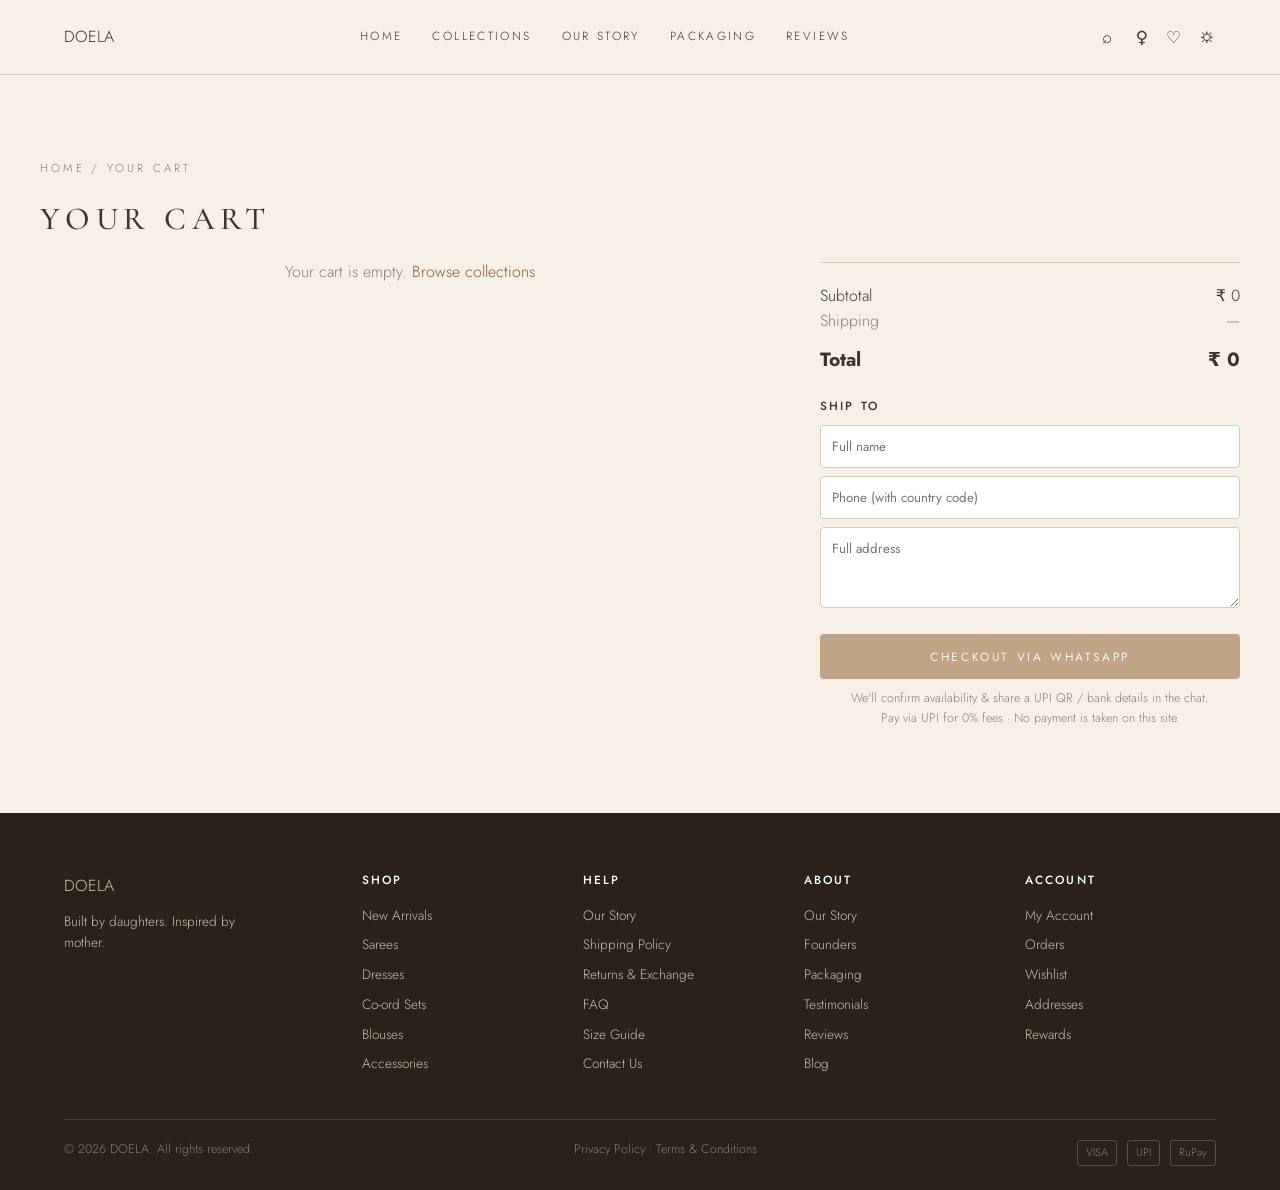
<file: cart.html>
<!DOCTYPE html>
<html lang="en">
<head>
  <meta charset="UTF-8">
  <meta name="viewport" content="width=device-width, initial-scale=1.0">
  <title>Your Cart — DOELA</title>
  <meta name="description" content="Review your DOELA cart and check out securely via WhatsApp. Pay via UPI for 0% fees.">

  <link rel="preconnect" href="https://fonts.googleapis.com">
  <link rel="preconnect" href="https://fonts.gstatic.com" crossorigin>
  <link href="https://fonts.googleapis.com/css2?family=Cormorant+Garamond:wght@400;500;600&family=Great+Vibes&family=Jost:wght@300;400;500&display=swap" rel="stylesheet">
  <link rel="stylesheet" href="css/style.css">
</head>
<body>

  <!-- ============ HEADER ============ -->
  <header class="site-header">
    <div class="header-inner">
      <a href="index.html" class="logo">DOELA</a>
      <nav class="main-nav" id="mainNav">
        <a href="index.html">Home</a>
        <a href="collections.html">Collections</a>
        <a href="our-story.html">Our Story</a>
        <a href="packaging.html">Packaging</a>
        <a href="reviews.html">Reviews</a>
      </nav>
      <div class="header-icons">
        <button class="icon-btn" data-open-search aria-label="Search">⌕</button>
        <a href="#" class="icon-btn" aria-label="Account">♀</a>
        <a href="collections.html" class="icon-btn" aria-label="Wishlist">♡<span class="badge-count" id="wishCount">0</span></a>
        <a href="cart.html" class="icon-btn" aria-label="Cart">⛭<span class="badge-count" id="cartCount">0</span></a>
      </div>
      <button class="hamburger" id="hamburger" aria-label="Menu" aria-expanded="false">☰</button>
    </div>
  </header>

  <!-- ============ SEARCH OVERLAY ============ -->
  <div class="search-overlay" id="searchOverlay">
    <button class="search-close" aria-label="Close search">✕</button>
    <div class="search-box">
      <input type="search" placeholder="Search sarees, co-ords, dresses…" aria-label="Search products">
      <div class="search-results"></div>
    </div>
  </div>

  <main class="container section">
    <p class="eyebrow" style="margin-bottom:24px"><a href="index.html">Home</a> / Your Cart</p>
    <h1 style="font-size:2rem;letter-spacing:.18em;text-transform:uppercase">Your Cart</h1>

    <div style="display:grid;grid-template-columns:1fr 420px;gap:40px;align-items:start;margin-top:24px" class="cart-layout">

      <!-- ---------- LINE ITEMS ---------- -->
      <div id="cartItems"><!-- filled by checkout.js --></div>

      <!-- ---------- SUMMARY + SHIPPING FORM ---------- -->
      <div id="cartSummary" style="border-top:1px solid var(--line);padding-top:20px">
        <div style="display:flex;justify-content:space-between"><span>Subtotal</span><span id="sumSubtotal">₹ 0</span></div>
        <div style="display:flex;justify-content:space-between;color:var(--muted)"><span>Shipping</span><span id="sumShipping">—</span></div>
        <div style="display:flex;justify-content:space-between;font-size:1.2rem;margin-top:10px"><strong>Total</strong><strong id="sumTotal">₹ 0</strong></div>

        <h4 style="margin-top:24px;font-family:var(--sans);font-size:.74rem;letter-spacing:.18em;text-transform:uppercase">Ship to</h4>
        <input id="cName"    placeholder="Full name"  style="width:100%;padding:11px;margin-top:8px;border:1px solid var(--line);border-radius:4px;font-family:inherit">
        <input id="cPhone"   placeholder="Phone (with country code)" style="width:100%;padding:11px;margin-top:8px;border:1px solid var(--line);border-radius:4px;font-family:inherit">
        <textarea id="cAddress" placeholder="Full address" rows="3" style="width:100%;padding:11px;margin-top:8px;border:1px solid var(--line);border-radius:4px;font-family:inherit"></textarea>

        <button id="checkout-whatsapp" class="btn btn-primary btn-block" style="margin-top:18px">Checkout via WhatsApp</button>
        <p style="font-size:.78rem;color:var(--muted);text-align:center;margin-top:10px">
          We'll confirm availability &amp; share a UPI QR / bank details in the chat.<br>
          Pay via UPI for 0% fees · No payment is taken on this site.
        </p>
      </div>
    </div>
  </main>

  <!-- ============ FOOTER ============ -->
  <footer class="site-footer">
    <div class="container">
      <div class="footer-grid">
        <div class="footer-brand">
          <span class="logo">DOELA</span>
          <p style="margin-top:12px;font-size:.85rem;max-width:24ch">Built by daughters. Inspired by mother.</p>
        </div>
        <div>
          <h4>Shop</h4>
          <a href="collections.html">New Arrivals</a>
          <a href="collections.html?cat=sarees">Sarees</a>
          <a href="collections.html?cat=dresses">Dresses</a>
          <a href="collections.html?cat=co-ord-sets">Co-ord Sets</a>
          <a href="collections.html?cat=blouses">Blouses</a>
          <a href="collections.html?cat=accessories">Accessories</a>
        </div>
        <div>
          <h4>Help</h4>
          <a href="our-story.html">Our Story</a>
          <a href="packaging.html">Shipping Policy</a>
          <a href="#">Returns &amp; Exchange</a>
          <a href="#">FAQ</a>
          <a href="#">Size Guide</a>
          <a href="#">Contact Us</a>
        </div>
        <div>
          <h4>About</h4>
          <a href="our-story.html">Our Story</a>
          <a href="our-story.html">Founders</a>
          <a href="packaging.html">Packaging</a>
          <a href="#">Testimonials</a>
          <a href="reviews.html">Reviews</a>
          <a href="#">Blog</a>
        </div>
        <div>
          <h4>Account</h4>
          <a href="#">My Account</a>
          <a href="#">Orders</a>
          <a href="#">Wishlist</a>
          <a href="#">Addresses</a>
          <a href="#">Rewards</a>
        </div>
      </div>
      <div class="footer-bottom">
        <span>© 2026 DOELA. All rights reserved.</span>
        <span>Privacy Policy · Terms &amp; Conditions</span>
        <span class="pay-icons"><span>VISA</span><span>UPI</span><span>RuPay</span></span>
      </div>
    </div>
  </footer>

  <!-- small responsive tweak so the cart stacks nicely on phones -->
  <style>
    @media (max-width: 820px){ .cart-layout{ grid-template-columns:1fr !important; } }
  </style>

  <!-- ============ SCRIPTS ============ -->
  <script defer src="js/store.js"></script>
  <script defer src="js/products.js"></script>
  <script defer src="js/main.js"></script>
  <script defer src="js/checkout.js"></script>
</body>
</html>
</file>
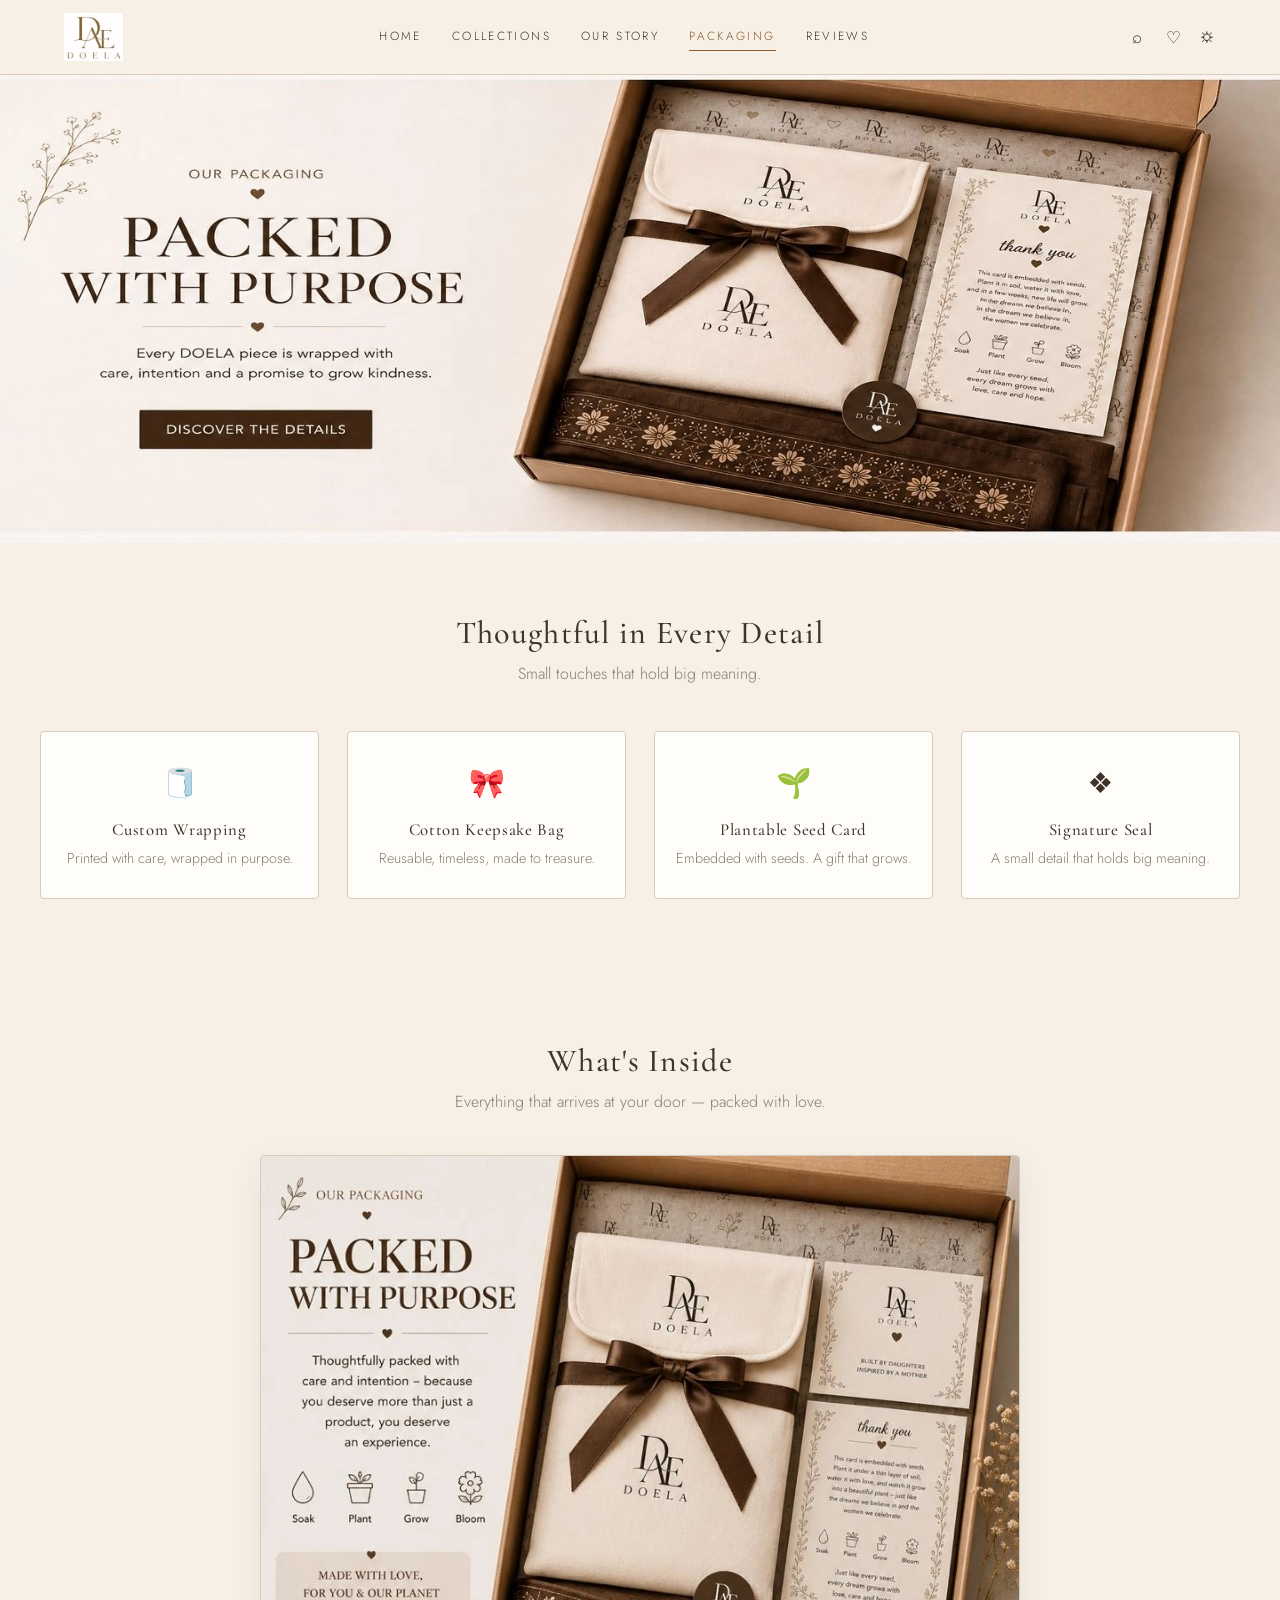
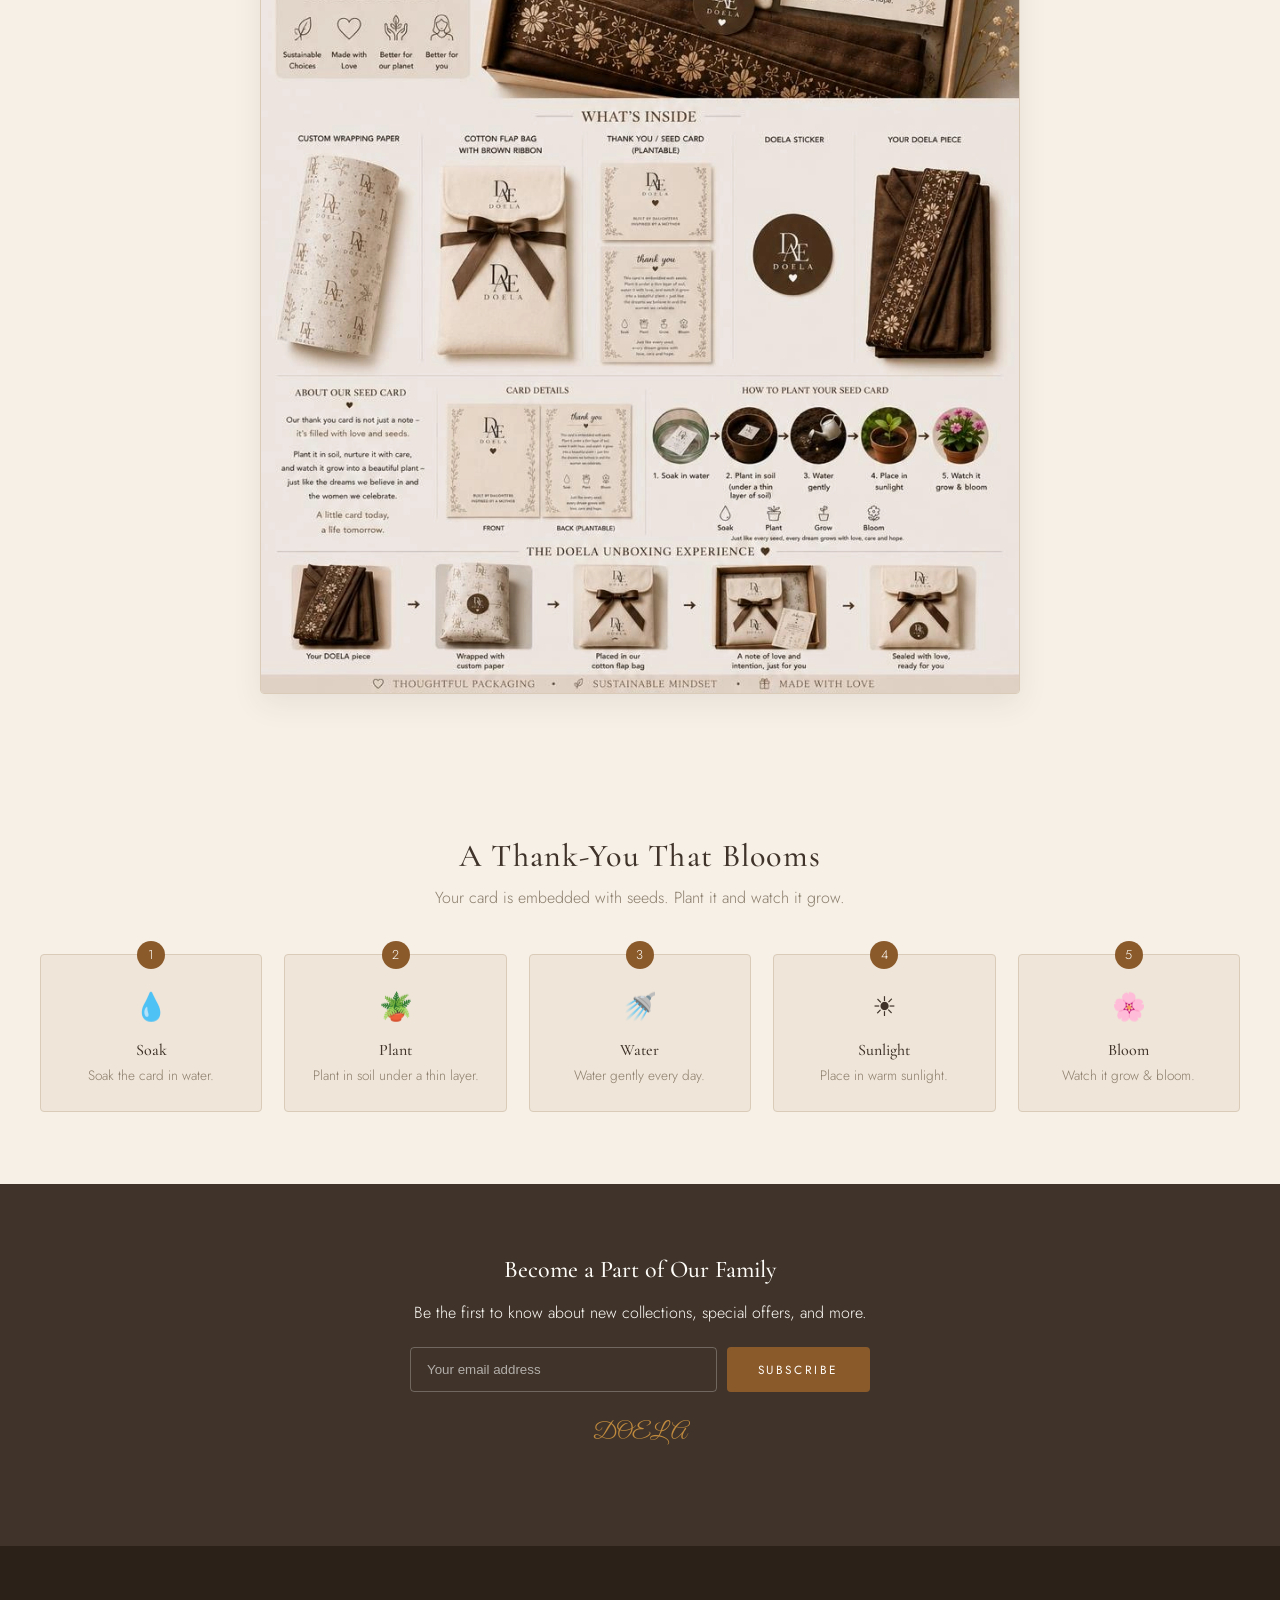
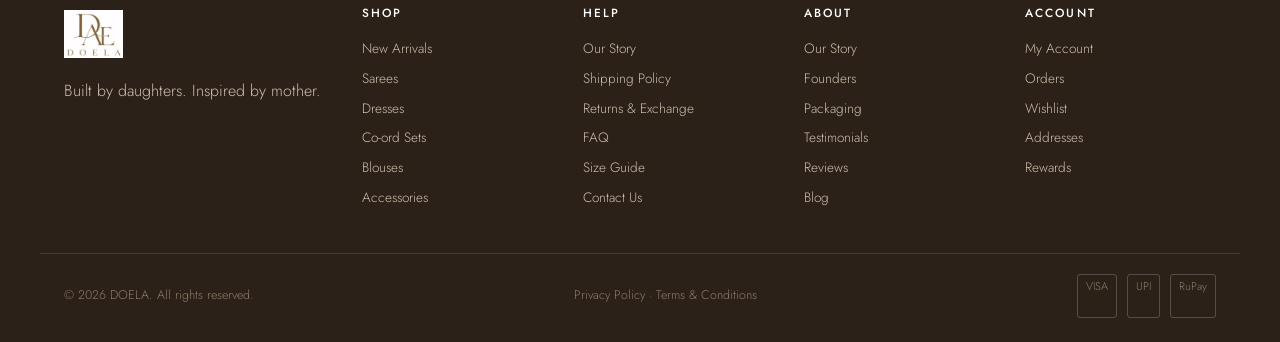
<file: packaging.html>
<!DOCTYPE html>
<html lang="en">
<head>
  <meta charset="UTF-8" />
  <meta name="viewport" content="width=device-width, initial-scale=1.0" />
  <title>Packaging — Packed With Purpose | DOELA</title>
  <link rel="preconnect" href="https://fonts.googleapis.com" />
  <link rel="preconnect" href="https://fonts.gstatic.com" crossorigin />
  <link href="https://fonts.googleapis.com/css2?family=Cormorant+Garamond:wght@400;500;600&family=Great+Vibes&family=Jost:wght@300;400;500&display=swap" rel="stylesheet" />
  <link rel="stylesheet" href="css/style.css" />
</head>
<body>

  <!-- HEADER -->
  <header class="site-header">
    <div class="container header-inner">
      <a href="index.html" class="logo" aria-label="DOELA Home">
        <img src="images/logo.png" alt="DOELA" />
      </a>
      <nav class="main-nav">
        <a href="index.html">Home</a>
        <a href="collections.html">Collections</a>
        <a href="our-story.html">Our Story</a>
        <a href="packaging.html" class="active">Packaging</a>
        <a href="reviews.html">Reviews</a>
      </nav>
      <div class="header-icons">
        <button class="icon-btn" data-open-search aria-label="Search">⌕</button>
        <a href="collections.html" class="icon-btn" aria-label="Wishlist">♡<span id="wishCount" class="badge-count">0</span></a>
        <a href="cart.html" class="icon-btn" aria-label="Cart">⛭<span id="cartCount" class="badge-count">0</span></a>
        <button id="hamburger" class="hamburger" aria-label="Menu">☰</button>
      </div>
    </div>
  </header>

  <!-- SEARCH OVERLAY -->
  <div id="searchOverlay" class="search-overlay">
    <button class="search-close" data-close-search aria-label="Close search">✕</button>
    <div class="search-box">
      <input type="search" id="searchInput" placeholder="Search sarees, dresses…" autocomplete="off" />
      <div id="searchResults" class="search-results"></div>
    </div>
  </div>

  <main>
        <!-- HERO IMAGE BANNER (clickable) -->
    <section class="pack-hero-banner">
      <a href="#whats-inside" aria-label="Discover what's inside DOELA packaging">
        <img 
          src="images/packaging/packed-with-purpose-hero.webp" 
          alt="DOELA Packaging — Packed With Purpose. Every DOELA piece is wrapped with care, intention and a promise to grow kindness." 
        />
      </a>
    </section>

    <!-- THOUGHTFUL IN EVERY DETAIL -->
    <section class="pack-features container section">
      <h2 class="section-title">Thoughtful in Every Detail</h2>
      <p class="section-sub">Small touches that hold big meaning.</p>
      <div class="pack-feature-grid">
        <div class="pack-feature">
          <div class="pack-feature-icon">🧻</div>
          <h3>Custom Wrapping</h3>
          <p>Printed with care, wrapped in purpose.</p>
        </div>
        <div class="pack-feature">
          <div class="pack-feature-icon">🎀</div>
          <h3>Cotton Keepsake Bag</h3>
          <p>Reusable, timeless, made to treasure.</p>
        </div>
        <div class="pack-feature">
          <div class="pack-feature-icon">🌱</div>
          <h3>Plantable Seed Card</h3>
          <p>Embedded with seeds. A gift that grows.</p>
        </div>
        <div class="pack-feature">
          <div class="pack-feature-icon">❖</div>
          <h3>Signature Seal</h3>
          <p>A small detail that holds big meaning.</p>
        </div>
      </div>
    </section>

    <!-- WHAT'S INSIDE (full infographic) -->
    <section class="pack-infographic container section" id="whats-inside">
      <h2 class="section-title">What's Inside</h2>
      <p class="section-sub">Everything that arrives at your door — packed with love.</p>
      <img
        src="images/packaging/packed-with-purpose.webp"
        alt="DOELA packaging: custom wrapping paper, cotton flap bag, plantable seed card, sticker and your DOELA piece, with how-to-plant steps and the unboxing experience"
        loading="lazy"
      />
    </section>

    <!-- HOW TO PLANT YOUR SEED CARD -->
    <section class="pack-steps container section">
      <h2 class="section-title">A Thank-You That Blooms</h2>
      <p class="section-sub">Your card is embedded with seeds. Plant it and watch it grow.</p>
      <div class="pack-step-grid">
        <div class="pack-step"><span class="pack-step-num">1</span><div class="pack-step-icon">💧</div><h3>Soak</h3><p>Soak the card in water.</p></div>
        <div class="pack-step"><span class="pack-step-num">2</span><div class="pack-step-icon">🪴</div><h3>Plant</h3><p>Plant in soil under a thin layer.</p></div>
        <div class="pack-step"><span class="pack-step-num">3</span><div class="pack-step-icon">🚿</div><h3>Water</h3><p>Water gently every day.</p></div>
        <div class="pack-step"><span class="pack-step-num">4</span><div class="pack-step-icon">☀️</div><h3>Sunlight</h3><p>Place in warm sunlight.</p></div>
        <div class="pack-step"><span class="pack-step-num">5</span><div class="pack-step-icon">🌸</div><h3>Bloom</h3><p>Watch it grow &amp; bloom.</p></div>
      </div>
    </section>

    <!-- NEWSLETTER -->
    <section class="newsletter section">
      <div class="container">
        <h2>Become a Part of Our Family</h2>
        <p>Be the first to know about new collections, special offers, and more.</p>
        <form action="https://formspree.io/f/YOUR_FORM_ID" method="POST" class="newsletter-form">
          <input type="email" name="email" placeholder="Your email address" required />
          <button type="submit" class="btn btn-primary">Subscribe</button>
        </form>
        <p class="script" style="margin-top:24px;font-size:1.4rem;">DOELA</p>
      </div>
    </section>
  </main>

  <!-- FOOTER -->
  <footer class="site-footer">
    <div class="container footer-grid">
      <div class="footer-brand">
        <a href="index.html" class="logo" aria-label="DOELA Home">
          <img src="images/logo.png" alt="DOELA" />
        </a>
        <p>Built by daughters. Inspired by mother.</p>
      </div>
      <div>
        <h4>Shop</h4>
        <a href="collections.html">New Arrivals</a>
        <a href="collections.html?cat=sarees">Sarees</a>
        <a href="collections.html?cat=dresses">Dresses</a>
        <a href="collections.html?cat=co-ord-sets">Co-ord Sets</a>
        <a href="collections.html?cat=blouses">Blouses</a>
        <a href="collections.html?cat=accessories">Accessories</a>
      </div>
      <div>
        <h4>Help</h4>
        <a href="our-story.html">Our Story</a>
        <a href="packaging.html">Shipping Policy</a>
        <a href="#">Returns &amp; Exchange</a>
        <a href="#">FAQ</a>
        <a href="#">Size Guide</a>
        <a href="#">Contact Us</a>
      </div>
      <div>
        <h4>About</h4>
        <a href="our-story.html">Our Story</a>
        <a href="our-story.html">Founders</a>
        <a href="packaging.html">Packaging</a>
        <a href="#">Testimonials</a>
        <a href="reviews.html">Reviews</a>
        <a href="#">Blog</a>
      </div>
      <div>
        <h4>Account</h4>
        <a href="#">My Account</a>
        <a href="#">Orders</a>
        <a href="#">Wishlist</a>
        <a href="#">Addresses</a>
        <a href="#">Rewards</a>
      </div>
    </div>
    <div class="container footer-bottom">
      <p>© 2026 DOELA. All rights reserved.</p>
      <p>Privacy Policy · Terms &amp; Conditions</p>
      <div class="pay-icons"><span>VISA</span><span>UPI</span><span>RuPay</span></div>
    </div>
  </footer>

  <!-- SCRIPTS (order per handbook section 2) -->
  <script defer src="js/store.js"></script>
  <script defer src="js/products.js"></script>
  <script defer src="js/main.js"></script>
</body>
</html>
</file>
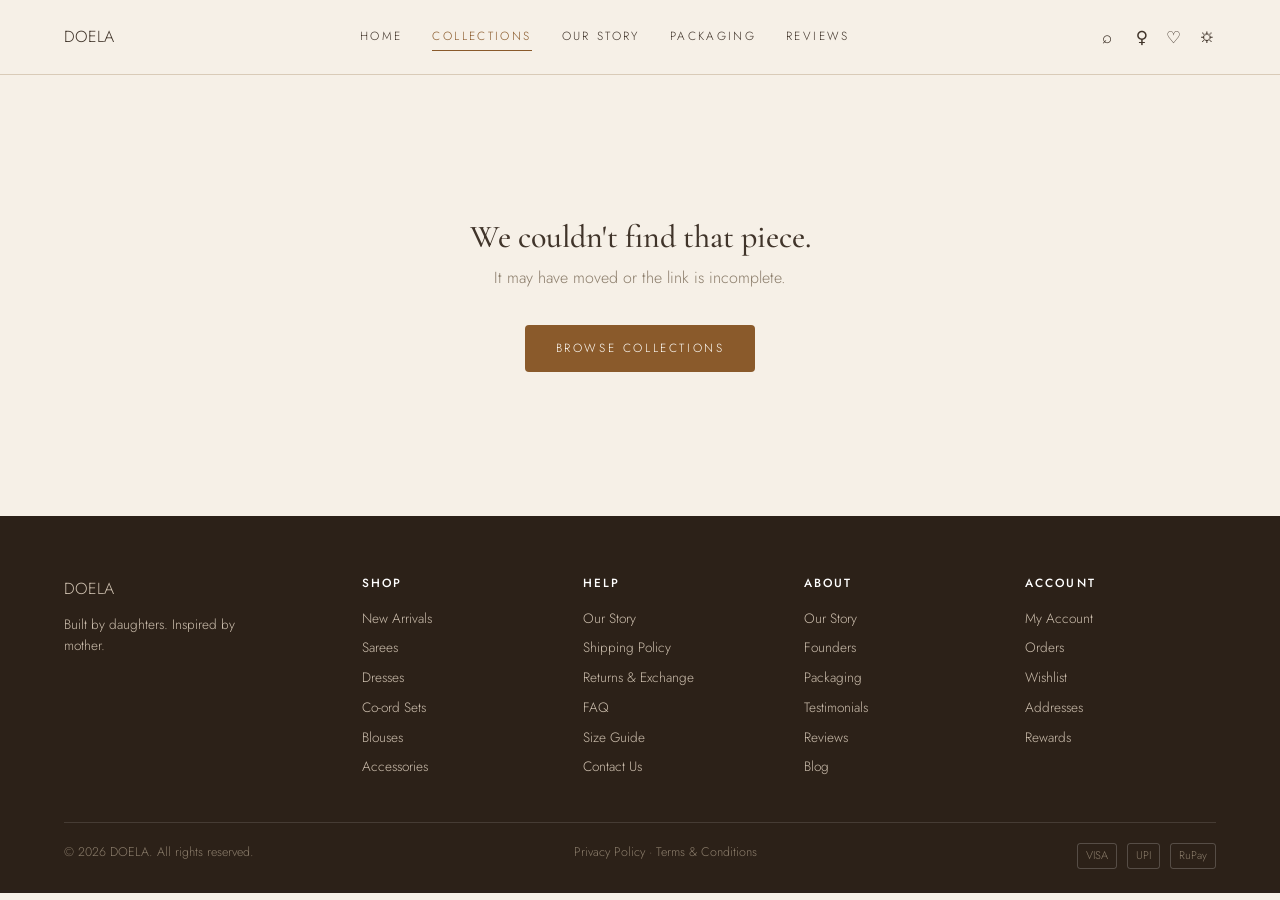
<file: product.html>
<!DOCTYPE html>
<html lang="en">
<head>
  <meta charset="UTF-8">
  <meta name="viewport" content="width=device-width, initial-scale=1.0">
  <title>Product — DOELA</title>
  <meta name="description" content="Shop timeless Indian ethnic wear by DOELA — sarees, co-ord sets, dresses and blouses, made in India.">

  <link rel="preconnect" href="https://fonts.googleapis.com">
  <link rel="preconnect" href="https://fonts.gstatic.com" crossorigin>
  <link href="https://fonts.googleapis.com/css2?family=Cormorant+Garamond:wght@400;500;600&family=Great+Vibes&family=Jost:wght@300;400;500&display=swap" rel="stylesheet">
  <link rel="stylesheet" href="css/style.css">
</head>
<body>

  <!-- ============ HEADER ============ -->
  <header class="site-header">
    <div class="header-inner">
      <a href="index.html" class="logo">DOELA</a>
      <nav class="main-nav" id="mainNav">
        <a href="index.html">Home</a>
        <a href="collections.html" class="active">Collections</a>
        <a href="our-story.html">Our Story</a>
        <a href="packaging.html">Packaging</a>
        <a href="reviews.html">Reviews</a>
      </nav>
      <div class="header-icons">
        <button class="icon-btn" data-open-search aria-label="Search">⌕</button>
        <a href="#" class="icon-btn" aria-label="Account">♀</a>
        <a href="collections.html" class="icon-btn" aria-label="Wishlist">♡<span class="badge-count" id="wishCount">0</span></a>
        <a href="cart.html" class="icon-btn" aria-label="Cart">⛭<span class="badge-count" id="cartCount">0</span></a>
      </div>
      <button class="hamburger" id="hamburger" aria-label="Menu" aria-expanded="false">☰</button>
    </div>
  </header>

  <!-- ============ SEARCH OVERLAY ============ -->
  <div class="search-overlay" id="searchOverlay">
    <button class="search-close" aria-label="Close search">✕</button>
    <div class="search-box">
      <input type="search" placeholder="Search sarees, co-ords, dresses…" aria-label="Search products">
      <div class="search-results"></div>
    </div>
  </div>

  <!-- #productRoot lets product.js show a friendly message if ?id= is invalid -->
  <main id="productRoot" class="container section">

    <p class="eyebrow" style="margin-bottom:24px">
      <a href="index.html">Home</a> / <a href="collections.html">Collections</a> / <span id="crumb-product">Product</span>
    </p>

    <div class="product-layout">

      <!-- ---------- GALLERY ---------- -->
      <div>
        <div class="gallery-main">
          <img id="p-main-img" src="" alt="">
        </div>
        <div class="gallery-thumbs" id="p-thumbs"><!-- thumbnails injected by product.js --></div>
      </div>

      <!-- ---------- INFO ---------- -->
      <div class="product-info">
        <h1 id="p-name">Loading…</h1>

        <div style="display:flex;align-items:center;gap:10px;margin-bottom:6px">
          <span class="stars" id="p-stars"></span>
          <span id="p-rating-text" style="font-size:.85rem;color:var(--muted)"></span>
        </div>

        <p class="price" id="p-price"></p>
        <p id="p-desc" style="color:var(--muted)"></p>

        <!-- Color -->
        <p class="option-label">Color: <span id="p-color-name" style="color:var(--ink);text-transform:capitalize"></span></p>
        <div class="swatches" id="p-colors"><!-- swatches injected --></div>

        <!-- Size -->
        <div style="display:flex;justify-content:space-between;align-items:center">
          <p class="option-label" style="margin-bottom:0">Size</p>
          <a href="#" class="eyebrow" style="color:var(--brown)">Size Guide</a>
        </div>
        <div class="size-options" id="p-sizes" style="margin-top:8px"><!-- size buttons injected --></div>

        <!-- Quantity -->
        <p class="option-label">Quantity</p>
        <div class="qty">
          <button id="qty-minus" aria-label="Decrease quantity">−</button>
          <span id="p-qty">1</span>
          <button id="qty-plus" aria-label="Increase quantity">+</button>
        </div>

        <!-- Actions -->
        <div class="product-actions">
          <button id="add-to-cart" class="btn btn-primary btn-block">Add to Cart</button>
          <button id="buy-now" class="btn btn-outline btn-block">Buy Now</button>
          <button id="p-wish" class="wish btn btn-outline btn-block" data-id="">♡ Add to Wishlist</button>
        </div>
        <p style="font-size:.78rem;color:var(--muted);text-align:center;margin-top:12px">
          ✦ Pay via your <strong>bank UPI app</strong> for 0% fees · Cards attract a small gateway charge.
        </p>

        <!-- Accordions (native expand/collapse — no JS needed) -->
        <div style="margin-top:28px">
          <details class="accordion">
            <summary>Description <span>＋</span></summary>
            <p id="p-desc-full" style="color:var(--muted);padding-bottom:14px"></p>
          </details>
          <details class="accordion">
            <summary>Material &amp; Care <span>＋</span></summary>
            <p id="acc-material" style="color:var(--muted);padding-bottom:14px"></p>
          </details>
          <details class="accordion">
            <summary>Shipping &amp; Returns <span>＋</span></summary>
            <p id="acc-shipping" style="color:var(--muted);padding-bottom:14px"></p>
          </details>
          <details class="accordion">
            <summary>Size &amp; Fit <span>＋</span></summary>
            <p style="color:var(--muted);padding-bottom:14px">Model is 5'7" and wears size S. Garments are cut for a relaxed, graceful drape. When between sizes, size up for ease.</p>
          </details>
          <details class="accordion" open>
            <summary><span id="acc-review-count">Reviews</span> <span>＋</span></summary>
            <div id="review-list" style="padding-bottom:14px"><!-- reviews injected --></div>
            <a href="https://forms.gle/REPLACE_ME" target="_blank" rel="noopener" class="btn btn-outline" style="margin-top:6px">Write a Review</a>
          </details>
        </div>
      </div>
    </div>

    <!-- ---------- YOU MAY ALSO LIKE ---------- -->
    <section style="margin-top:72px">
      <h2 class="section-title">You May Also Like</h2>
      <div class="product-grid related-grid" id="related-grid" style="margin-top:30px"><!-- injected --></div>
    </section>
  </main>

  <!-- ============ FOOTER ============ -->
  <footer class="site-footer">
    <div class="container">
      <div class="footer-grid">
        <div class="footer-brand">
          <span class="logo">DOELA</span>
          <p style="margin-top:12px;font-size:.85rem;max-width:24ch">Built by daughters. Inspired by mother.</p>
        </div>
        <div>
          <h4>Shop</h4>
          <a href="collections.html">New Arrivals</a>
          <a href="collections.html?cat=sarees">Sarees</a>
          <a href="collections.html?cat=dresses">Dresses</a>
          <a href="collections.html?cat=co-ord-sets">Co-ord Sets</a>
          <a href="collections.html?cat=blouses">Blouses</a>
          <a href="collections.html?cat=accessories">Accessories</a>
        </div>
        <div>
          <h4>Help</h4>
          <a href="our-story.html">Our Story</a>
          <a href="packaging.html">Shipping Policy</a>
          <a href="#">Returns &amp; Exchange</a>
          <a href="#">FAQ</a>
          <a href="#">Size Guide</a>
          <a href="#">Contact Us</a>
        </div>
        <div>
          <h4>About</h4>
          <a href="our-story.html">Our Story</a>
          <a href="our-story.html">Founders</a>
          <a href="packaging.html">Packaging</a>
          <a href="#">Testimonials</a>
          <a href="reviews.html">Reviews</a>
          <a href="#">Blog</a>
        </div>
        <div>
          <h4>Account</h4>
          <a href="#">My Account</a>
          <a href="#">Orders</a>
          <a href="#">Wishlist</a>
          <a href="#">Addresses</a>
          <a href="#">Rewards</a>
        </div>
      </div>
      <div class="footer-bottom">
        <span>© 2026 DOELA. All rights reserved.</span>
        <span>Privacy Policy · Terms &amp; Conditions</span>
        <span class="pay-icons"><span>VISA</span><span>UPI</span><span>RuPay</span></span>
      </div>
    </div>
  </footer>

  <!-- ============ SCRIPTS ============ -->
  <script defer src="js/store.js"></script>
  <script defer src="js/products.js"></script>
  <script defer src="js/main.js"></script>
  <script defer src="js/product.js"></script>
</body>
</html>
</file>
<file: css/style.css>
/* ============================================================
DOELA — stylesheet
To rebrand: change only the :root values below.
============================================================ */

/* ---------- 1. Design tokens (edit these to change the whole look) ---------- */
:root {
  --bg: #f6f0e7;        /* page cream            */
  --panel: #efe5d8;     /* deeper cream          */
  --ink: #40342a;       /* near-black text       */
  --muted: #8b7d6b;     /* secondary text        */
  --brown: #8a5a2b;     /* primary button        */
  --brown-dark: #6f4620;/* button hover          */
  --gold: #c08a3e;      /* accent                */
  --line: #d9cbb8;      /* hairline borders      */
  --white: #fffdf9;
  --serif: "Cormorant Garamond", Georgia, serif;   /* headings        */
  --script: "Great Vibes", cursive;                /* "Made with Love"*/
  --sans: "Jost", system-ui, sans-serif;           /* body & labels   */
  --maxw: 1200px;
  --radius: 4px;
  --shadow: 0 10px 30px rgba(64, 52, 42, .08);
}

/* ---------- 2. Reset & base ---------- */
*, ::before, ::after { box-sizing: border-box; }
html { scroll-behavior: smooth; }
body {
  margin: 0;
  font-family: var(--sans);
  font-weight: 300;
  color: var(--ink);
  background: var(--bg);
  line-height: 1.6;
  -webkit-font-smoothing: antialiased;
}
img { max-width: 100%; display: block; }
a { color: inherit; text-decoration: none; }
button { font-family: inherit; cursor: pointer; }
h1, h2, h3, h4 {
  font-family: var(--serif);
  font-weight: 500;
  line-height: 1.15;
  margin: 0 0 .4em;
}
.container {
  max-width: var(--maxw);
  margin-inline: auto;
  padding-inline: 24px;
}
.script { font-family: var(--script); color: var(--gold); font-weight: 400; }
.eyebrow {
  font-size: .72rem;
  letter-spacing: .28em;
  text-transform: uppercase;
  color: var(--muted);
}
.section { padding: 72px 0; }
.section-title { text-align: center; font-size: 2rem; letter-spacing: .04em; }
.section-sub { text-align: center; color: var(--muted); margin-top: -.2em; }

/* ---------- 3. Buttons ---------- */
.btn {
  display: inline-block;
  border: 1px solid transparent;
  border-radius: var(--radius);
  padding: 13px 30px;
  font-size: .74rem;
  letter-spacing: .22em;
  text-transform: uppercase;
  transition: .25s;
  background: none;
  color: var(--ink);
}
.btn-primary { background: var(--brown); color: var(--white); }
.btn-primary:hover { background: var(--brown-dark); }
.btn-primary:disabled { opacity: .5; cursor: not-allowed; }
.btn-outline { border-color: var(--ink); }
.btn-outline:hover { background: var(--ink); color: var(--white); }
.btn-block { display: block; width: 100%; text-align: center; }

/* ---------- 4. Header / nav ---------- */
.site-header {
  position: sticky;
  top: 0;
  z-index: 50;
  background: var(--bg);
  border-bottom: 1px solid var(--line);
}
.header-inner {
  display: flex;
  align-items: center;
  justify-content: space-between;
  height: 74px;
  max-width: var(--maxw);
  margin-inline: auto;
  padding-inline: 24px;
}
/* Logo image support */
.logo { display: inline-block; line-height: 0; }
.logo img { height: 48px; width: auto; display: block; }

.main-nav { display: flex; gap: 30px; }
.main-nav a {
  font-size: .74rem;
  letter-spacing: .2em;
  text-transform: uppercase;
  color: var(--ink);
  padding: 4px 0;
  border-bottom: 1px solid transparent;
  transition: .2s;
}
.main-nav a:hover, .main-nav a.active { border-color: var(--brown); color: var(--brown); }
.header-icons { display: flex; align-items: center; gap: 18px; }
.icon-btn {
  background: none;
  border: none;
  font-size: 1.05rem;
  color: var(--ink);
  position: relative;
}
.badge-count {
  position: absolute;
  top: -7px;
  right: -9px;
  background: var(--brown);
  color: #fff;
  font-size: .6rem;
  min-width: 16px;
  height: 16px;
  border-radius: 50%;
  display: none;
  place-items: center;
  padding: 0 4px;
}
.hamburger { display: none; background: none; border: none; font-size: 1.4rem; }

/* ---------- 5. Hero (legacy image hero) ---------- */
.hero {
  position: relative;
  min-height: 560px;
  display: grid;
  place-items: center;
  text-align: left;
  color: var(--white);
  overflow: hidden;
}
.hero img.hero-bg {
  position: absolute;
  inset: 0;
  width: 100%;
  height: 100%;
  object-fit: cover;
  z-index: -2;
}
.hero::after {
  content: "";
  position: absolute;
  inset: 0;
  background: linear-gradient(90deg, rgba(60,42,28,.55), rgba(60,42,28,.15));
  z-index: -1;
}
.hero-content { max-width: var(--maxw); width: 100%; padding: 80px 24px; }
.hero h1 { font-size: clamp(2.4rem, 5vw, 3.6rem); letter-spacing: .06em; }
.hero p { max-width: 34ch; margin: 18px 0 28px; opacity: .92; }
.hero .btn-row { display: flex; gap: 14px; flex-wrap: wrap; }

/* ---------- 6. Trust strip ---------- */
.trust-strip { background: var(--panel); border-block: 1px solid var(--line); }
.trust-strip .container {
  display: flex;
  flex-wrap: wrap;
  justify-content: space-around;
  gap: 18px;
  padding-block: 18px;
}
.trust-item {
  display: flex;
  align-items: center;
  gap: 9px;
  font-size: .72rem;
  letter-spacing: .16em;
  text-transform: uppercase;
  color: var(--muted);
}

/* ---------- 7. Collection cards (home) ---------- */
.collection-grid { display: grid; grid-template-columns: repeat(4, 1fr); gap: 20px; }
.collection-card {
  position: relative;
  aspect-ratio: 3/4;
  overflow: hidden;
  border-radius: var(--radius);
}
.collection-card img {
  width: 100%;
  height: 100%;
  object-fit: cover;
  transition: transform .5s;
}
.collection-card:hover img { transform: scale(1.05); }
.collection-card .overlay {
  position: absolute;
  inset: 0;
  display: flex;
  flex-direction: column;
  align-items: center;
  justify-content: flex-end;
  gap: 12px;
  padding: 24px;
  text-align: center;
  color: #fff;
  background: linear-gradient(transparent 45%, rgba(50,35,22,.6));
}
.collection-card h3 { font-size: 1.3rem; letter-spacing: .12em; margin: 0; }

/* ---------- 8. Product cards & grid ---------- */
.product-grid {
  display: grid;
  grid-template-columns: repeat(auto-fill, minmax(220px, 1fr));
  gap: 26px 22px;
}
.card { position: relative; }
.card-media {
  position: relative;
  aspect-ratio: 3/4;
  overflow: hidden;
  border-radius: var(--radius);
  background: var(--panel);
}
.card-media img {
  width: 100%;
  height: 100%;
  object-fit: cover;
  transition: transform .5s;
}
.card:hover .card-media img { transform: scale(1.04); }
.card .badge {
  position: absolute;
  top: 10px;
  left: 10px;
  background: var(--ink);
  color: #fff;
  font-size: .6rem;
  letter-spacing: .14em;
  padding: 5px 9px;
  border-radius: 2px;
  z-index: 2;
}
.card .wish {
  position: absolute;
  top: 8px;
  right: 8px;
  background: rgba(255,253,249,.85);
  border: none;
  width: 32px;
  height: 32px;
  border-radius: 50%;
  font-size: 1rem;
  line-height: 1;
  z-index: 2;
}
.card .wish.active { color: #c0392b; }
.card h3 { font-size: 1.02rem; margin: .7em 0 .15em; }
.card .price { color: var(--muted); font-size: .92rem; }

/* ---------- 9. Collections page layout ---------- */
.shop-layout { display: grid; grid-template-columns: 240px 1fr; gap: 40px; align-items: start; }
.filters h4 {
  font-family: var(--sans);
  font-size: .74rem;
  letter-spacing: .18em;
  text-transform: uppercase;
  margin: 22px 0 10px;
}
.filters label {
  display: flex;
  align-items: center;
  gap: 8px;
  font-size: .85rem;
  padding: 3px 0;
  color: var(--ink);
  cursor: pointer;
}
.filters .group { border-bottom: 1px solid var(--line); padding-bottom: 8px; }
.swatches { display: flex; gap: 8px; flex-wrap: wrap; }
.swatch {
  width: 22px;
  height: 22px;
  border-radius: 50%;
  border: 1px solid var(--line);
  cursor: pointer;
}
.swatch.selected { outline: 2px solid var(--brown); outline-offset: 2px; }
.shop-toolbar {
  display: flex;
  justify-content: space-between;
  align-items: center;
  margin-bottom: 22px;
}
.shop-toolbar select {
  padding: 8px 12px;
  border: 1px solid var(--line);
  background: var(--white);
  font-family: inherit;
}
.pagination { display: flex; gap: 8px; justify-content: center; margin-top: 40px; }
.pagination button {
  border: 1px solid var(--line);
  background: var(--white);
  padding: 8px 14px;
  border-radius: var(--radius);
}
.pagination button.active { background: var(--brown); color: #fff; border-color: var(--brown); }
.pagination button:disabled { opacity: .4; cursor: not-allowed; }

/* ---------- 10. Product page ---------- */
.product-layout { display: grid; grid-template-columns: 1.1fr 1fr; gap: 48px; align-items: start; }
.gallery-main {
  aspect-ratio: 3/4;
  overflow: hidden;
  border-radius: var(--radius);
  background: var(--panel);
}
.gallery-main img { width: 100%; height: 100%; object-fit: cover; }
.gallery-thumbs { display: flex; gap: 10px; margin-top: 12px; }
.gallery-thumbs img {
  width: 72px;
  height: 90px;
  object-fit: cover;
  border-radius: var(--radius);
  cursor: pointer;
  opacity: .6;
  border: 1px solid transparent;
}
.gallery-thumbs img.active { opacity: 1; border-color: var(--brown); }
.product-info h1 { font-size: 2rem; letter-spacing: .04em; }
.product-info .price { font-size: 1.2rem; color: var(--brown); margin: 6px 0 18px; }
.stars { color: var(--gold); letter-spacing: 2px; }
.option-label {
  font-size: .72rem;
  letter-spacing: .18em;
  text-transform: uppercase;
  margin: 18px 0 8px;
  color: var(--muted);
}
.size-options { display: flex; gap: 8px; flex-wrap: wrap; }
.size-options button {
  border: 1px solid var(--line);
  background: var(--white);
  padding: 9px 15px;
  border-radius: var(--radius);
  font-size: .8rem;
}
.size-options button.selected { border-color: var(--brown); color: var(--brown); }
.qty { display: inline-flex; border: 1px solid var(--line); border-radius: var(--radius); }
.qty button { border: none; background: none; padding: 9px 14px; font-size: 1rem; }
.qty span { padding: 9px 16px; }
.product-actions { display: flex; flex-direction: column; gap: 10px; margin-top: 22px; }
details.accordion { border-bottom: 1px solid var(--line); }
details.accordion summary {
  padding: 16px 0;
  cursor: pointer;
  font-size: .78rem;
  letter-spacing: .16em;
  text-transform: uppercase;
  list-style: none;
  display: flex;
  justify-content: space-between;
}
details.accordion summary::-webkit-details-marker { display: none; }
details.accordion[open] summary { color: var(--brown); }
.related-grid { margin-top: 14px; }

/* ---------- 11. Story page ---------- */
.story-hero { text-align: center; padding: 90px 24px; background: var(--panel); }
.story-hero h1 { font-size: 2.4rem; }
.founders { display: grid; grid-template-columns: repeat(3, 1fr); gap: 30px; margin-top: 40px; }
.founder { text-align: center; }
.founder img {
  aspect-ratio: 1;
  object-fit: cover;
  border-radius: 50%;
  width: 160px;
  margin: 0 auto 14px;
}
.founder .role {
  font-size: .72rem;
  letter-spacing: .18em;
  text-transform: uppercase;
  color: var(--muted);
}
.founder .sign { font-family: var(--script); font-size: 1.6rem; color: var(--gold); }

/* ---------- 12. Banners ---------- */
.banner {
  display: grid;
  grid-template-columns: 1fr 1fr;
  align-items: center;
  gap: 40px;
  background: var(--panel);
  border-radius: var(--radius);
  overflow: hidden;
}
.banner img { width: 100%; height: 100%; object-fit: cover; aspect-ratio: 4/3; }
.banner .copy { padding: 48px; }
.banner h2 { font-size: 1.8rem; letter-spacing: .05em; }

/* ---------- 13. UGC row ---------- */
.ugc-row { display: grid; grid-template-columns: repeat(5, 1fr); gap: 12px; }
.ugc-row img { aspect-ratio: 1; object-fit: cover; border-radius: var(--radius); }

/* ---------- 14. Newsletter ---------- */
.newsletter { background: var(--ink); color: var(--white); text-align: center; }
.newsletter h2 { color: var(--white); }
.newsletter form {
  display: flex;
  gap: 10px;
  justify-content: center;
  max-width: 460px;
  margin: 22px auto 0;
  flex-wrap: wrap;
}
.newsletter input[type=email] {
  flex: 1;
  min-width: 220px;
  padding: 13px 16px;
  border: 1px solid rgba(255,255,255,.25);
  background: transparent;
  color: #fff;
  border-radius: var(--radius);
}
.newsletter input::placeholder { color: rgba(255,255,255,.6); }

/* ---------- 15. Footer ---------- */
.site-footer { background: #2c2118; color: #cdbfae; padding: 60px 0 24px; }
.footer-grid { display: grid; grid-template-columns: 1.4fr repeat(4, 1fr); gap: 30px; }
.site-footer h4 {
  color: #fff;
  font-family: var(--sans);
  font-size: .74rem;
  letter-spacing: .18em;
  text-transform: uppercase;
  margin-bottom: 14px;
}
.site-footer a { display: block; font-size: .85rem; padding: 4px 0; color: #cdbfae; }
.site-footer a:hover { color: #fff; }
/* Footer logo: invert to white so it's visible on dark brown background */
.footer-brand .logo-text {
  font-family: var(--serif);
  font-size: 1.8rem;
  letter-spacing: 0.3em;
  color: var(--white);
  display: inline-block;
  margin-bottom: 12px;
}
.footer-bottom {
  display: flex;
  justify-content: space-between;
  flex-wrap: wrap;
  gap: 12px;
  border-top: 1px solid rgba(255,255,255,.12);
  margin-top: 40px;
  padding-top: 20px;
  font-size: .78rem;
  color: #8b7d6b;
}
.pay-icons { display: flex; gap: 10px; }
.pay-icons span {
  border: 1px solid rgba(255,255,255,.2);
  padding: 3px 8px;
  border-radius: 3px;
  font-size: .7rem;
}

/* ---------- 16. Search overlay ---------- */
.search-overlay {
  position: fixed;
  inset: 0;
  background: rgba(44,33,24,.92);
  z-index: 100;
  display: none;
  place-items: start center;
  padding-top: 18vh;
}
.search-overlay.open { display: grid; }
.search-box { width: min(560px, 90vw); }
.search-box input {
  width: 100%;
  padding: 16px 0;
  background: transparent;
  border: none;
  border-bottom: 1px solid rgba(255,255,255,.4);
  color: #fff;
  font-family: var(--serif);
  font-size: 1.6rem;
}
.search-box input:focus { outline: none; }
.search-results a {
  display: block;
  padding: 12px 0;
  color: #e9dcc9;
  border-bottom: 1px solid rgba(255,255,255,.08);
}
.search-close {
  position: absolute;
  top: 24px;
  right: 28px;
  background: none;
  border: none;
  color: #fff;
  font-size: 1.6rem;
}

/* ---------- 17. Toast popup ---------- */
.toast {
  position: fixed;
  bottom: 24px;
  left: 50%;
  transform: translateX(-50%) translateY(20px);
  background: var(--ink);
  color: #fff;
  padding: 13px 22px;
  border-radius: var(--radius);
  opacity: 0;
  pointer-events: none;
  transition: .3s;
  z-index: 200;
  font-size: .85rem;
}
.toast.show { opacity: 1; transform: translateX(-50%) translateY(0); }

/* ---------- 18. Responsive (tablet & mobile) ---------- */
@media (max-width: 900px) {
  .collection-grid { grid-template-columns: repeat(2, 1fr); }
  .shop-layout { grid-template-columns: 1fr; }
  .product-layout { grid-template-columns: 1fr; }
  .banner { grid-template-columns: 1fr; }
  .founders { grid-template-columns: 1fr; }
  .footer-grid { grid-template-columns: 1fr 1fr; }
  .ugc-row { grid-template-columns: repeat(3, 1fr); }
}
@media (max-width: 640px) {
  .main-nav {
    position: fixed;
    inset: 74px 0 auto 0;
    background: var(--bg);
    flex-direction: column;
    gap: 0;
    padding: 10px 24px 20px;
    border-bottom: 1px solid var(--line);
    transform: translateY(-130%);
    transition: transform .3s;
    box-shadow: var(--shadow);
  }
  .main-nav.open { transform: translateY(0); }
  .main-nav a { padding: 12px 0; border-bottom: 1px solid var(--line); }
  .hamburger { display: block; }
  .section { padding: 48px 0; }
  .collection-grid { grid-template-columns: 1fr 1fr; gap: 12px; }
  .footer-grid { grid-template-columns: 1fr; }
}

/* ============================================================
19. HOME HERO VIDEO — responsive landscape/portrait + unmute
============================================================ */
.home-hero-video {
  position: relative;
  min-height: 80vh;
  display: flex;
  flex-direction: column;
  align-items: center;
  justify-content: center;
  overflow: hidden;
  background:
    radial-gradient(circle at top, rgba(192, 138, 62, 0.14), transparent 34%),
    var(--bg);
  padding: clamp(28px, 6vw, 72px) 20px;
}

.home-hero-video-frame {
  position: relative;
  width: min(420px, 88vw);
}

.home-hero-video-player {
  width: 100%;
  aspect-ratio: 9 / 16;
  max-height: 72vh;
  object-fit: cover;
  border-radius: 24px;
  border: 1px solid var(--line);
  background: #000;
  box-shadow: 0 24px 60px rgba(64, 52, 42, 0.18);
}

.hero-unmute-btn {
  position: absolute;
  left: 50%;
  bottom: 18px;
  transform: translateX(-50%);
  background: rgba(255, 253, 249, 0.92);
  color: var(--brown);
  border: 1px solid var(--line);
  border-radius: 999px;
  padding: 10px 18px;
  font-family: var(--sans);
  font-size: 0.72rem;
  letter-spacing: 0.16em;
  text-transform: uppercase;
  box-shadow: 0 10px 30px rgba(64, 52, 42, 0.18);
  transition: 0.25s;
  z-index: 2;
  white-space: nowrap;
}

.hero-unmute-btn:hover {
  background: var(--brown);
  color: var(--white);
  border-color: var(--brown);
}

.home-hero-video-copy {
  text-align: center;
  margin-top: clamp(24px, 4vw, 44px);
  max-width: 560px;
}

.home-hero-video-copy .eyebrow {
  font-family: var(--sans);
  font-size: 0.72rem;
  letter-spacing: 0.28em;
  text-transform: uppercase;
  color: var(--muted);
  margin-bottom: 12px;
}

.home-hero-video-copy h1 {
  font-family: var(--serif);
  font-weight: 500;
  font-size: clamp(2rem, 5vw, 3.2rem);
  line-height: 1.1;
  color: var(--ink);
  margin: 0 0 16px;
}

.home-hero-video-copy .script {
  font-family: var(--script);
  font-weight: 400;
  color: var(--gold);
  font-size: 1.3em;
}

.home-hero-video-copy .subtitle {
  font-family: var(--sans);
  font-size: 1rem;
  color: var(--muted);
  margin-bottom: 28px;
}

.hero-btns {
  display: flex;
  gap: 14px;
  justify-content: center;
  flex-wrap: wrap;
}

/* Desktop / tablet: landscape video (no sound → hide unmute button) */
@media (min-width: 768px) {
  .home-hero-video-frame {
    width: min(900px, 90vw);
  }
  .home-hero-video-player {
    aspect-ratio: 16 / 9;
    max-height: 70vh;
  }
  .hero-unmute-btn {
    display: none;
  }
}

/* Mobile: portrait video */
@media (max-width: 767px) {
  .home-hero-video {
    min-height: auto;
  }
  .home-hero-video-player {
    max-height: 62vh;
  }
  .home-hero-video-copy h1 {
    font-size: clamp(1.8rem, 7vw, 2.4rem);
  }
}

/* ============================================================
20. PACKAGING PAGE — Packed With Purpose
============================================================ */


/* Hero Image Banner (clickable) */
.pack-hero-banner {
  width: 100%;
  line-height: 0;
}
.pack-hero-banner a {
  display: block;
  transition: opacity 0.25s;
}
.pack-hero-banner a:hover {
  opacity: 0.92;
}
.pack-hero-banner img {
  width: 100%;
  height: auto;
  display: block;
  object-fit: cover;
}


/* Thoughtful in Every Detail */
.pack-feature-grid {
  display: grid;
  grid-template-columns: repeat(4, 1fr);
  gap: 28px;
  margin-top: 44px;
}
.pack-feature {
  text-align: center;
  padding: 28px 18px;
  border: 1px solid var(--line);
  border-radius: var(--radius);
  background: var(--white);
}
.pack-feature-icon {
  font-size: 1.8rem;
  margin-bottom: 14px;
}
.pack-feature h3 {
  font-size: 1.05rem;
  letter-spacing: 0.04em;
  margin-bottom: 8px;
}
.pack-feature p {
  font-size: 0.9rem;
  color: var(--muted);
  margin: 0;
}

/* What's Inside infographic */
.pack-infographic img {
  width: 100%;
  max-width: 760px;
  margin: 40px auto 0;
  border-radius: var(--radius);
  border: 1px solid var(--line);
  box-shadow: var(--shadow);
}

/* How to plant — 5 steps */
.pack-step-grid {
  display: grid;
  grid-template-columns: repeat(5, 1fr);
  gap: 22px;
  margin-top: 44px;
}
.pack-step {
  position: relative;
  text-align: center;
  padding: 30px 14px 24px;
  border: 1px solid var(--line);
  border-radius: var(--radius);
  background: var(--panel);
}
.pack-step-num {
  position: absolute;
  top: -14px;
  left: 50%;
  transform: translateX(-50%);
  width: 28px;
  height: 28px;
  border-radius: 50%;
  background: var(--brown);
  color: var(--white);
  font-family: var(--sans);
  font-size: 0.8rem;
  display: grid;
  place-items: center;
}
.pack-step-icon { font-size: 1.7rem; margin-bottom: 12px; }
.pack-step h3 { font-size: 1rem; margin-bottom: 6px; }
.pack-step p { font-size: 0.85rem; color: var(--muted); margin: 0; }

@media (max-width: 900px) {
  .pack-feature-grid { grid-template-columns: repeat(2, 1fr); }
  .pack-step-grid { grid-template-columns: repeat(2, 1fr); }
}
@media (max-width: 520px) {
  .pack-feature-grid { grid-template-columns: 1fr; }
  .pack-step-grid { grid-template-columns: 1fr; }
}
</file>
